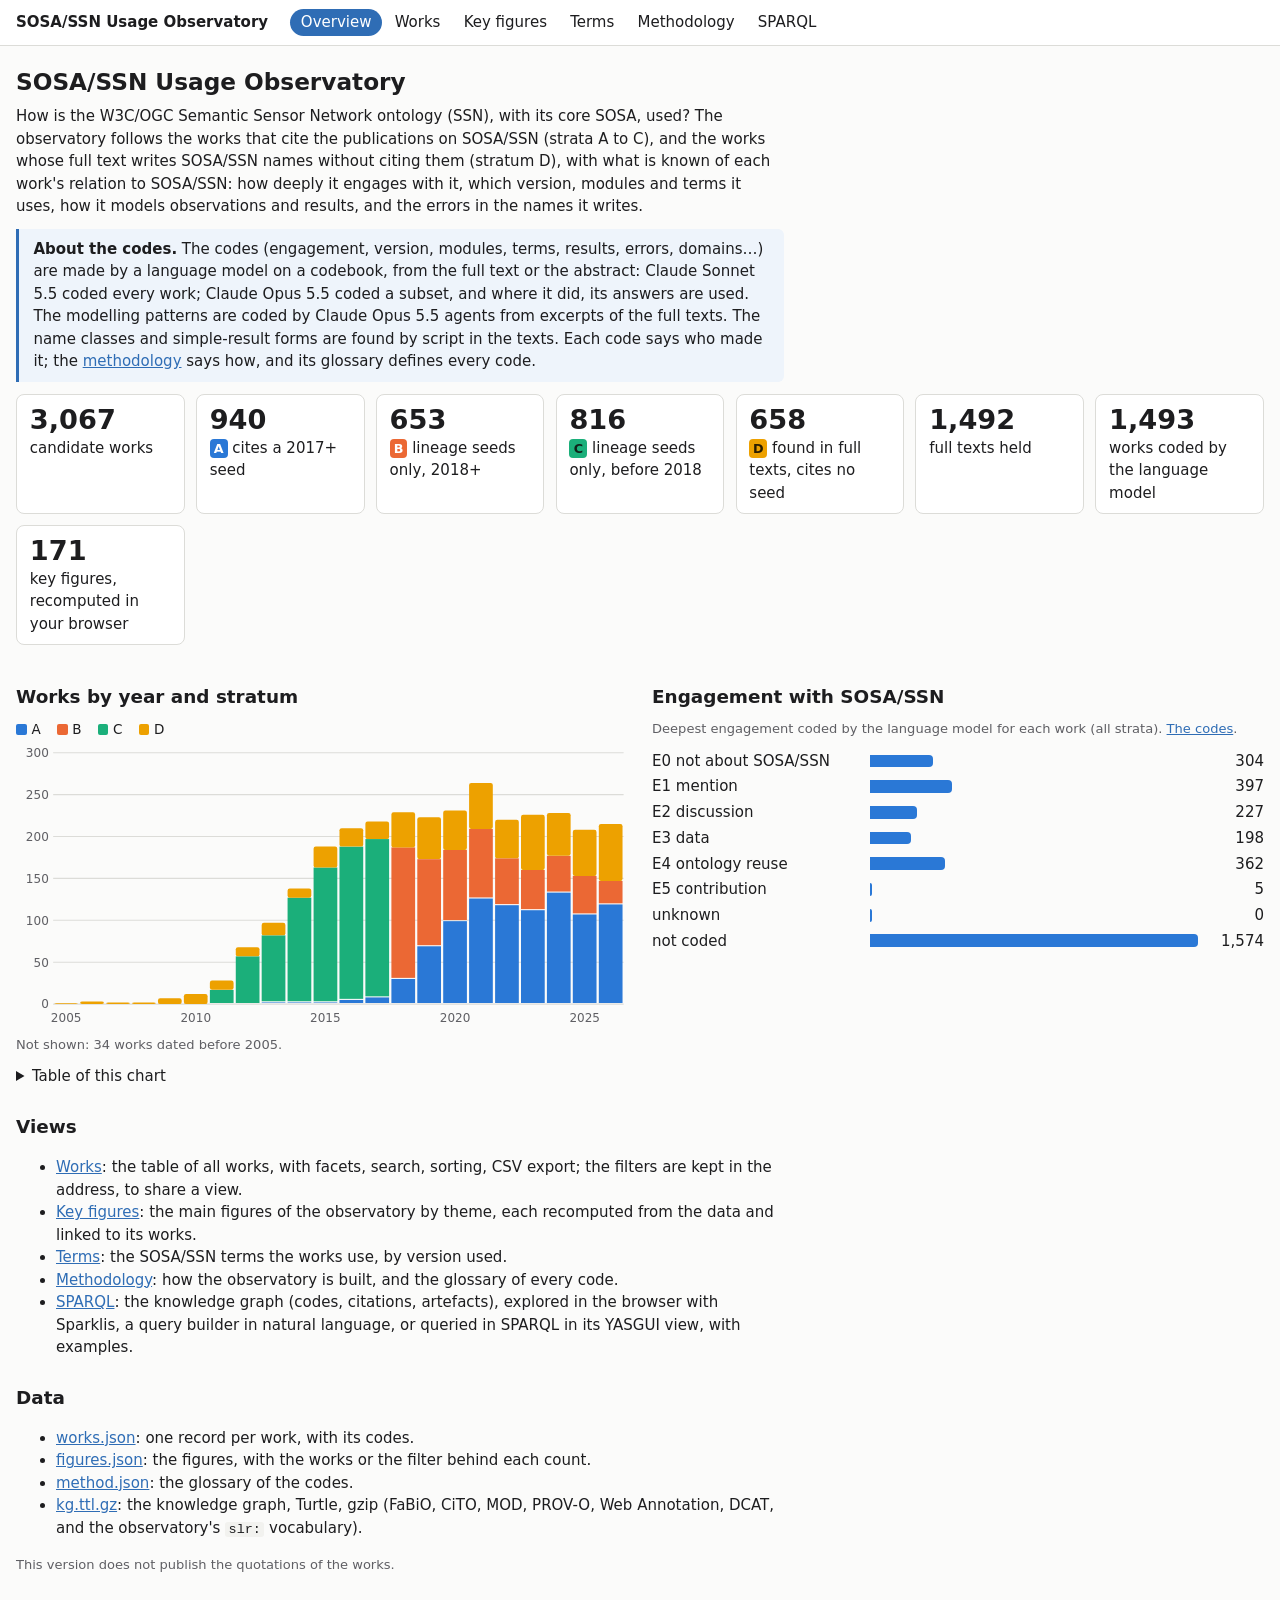
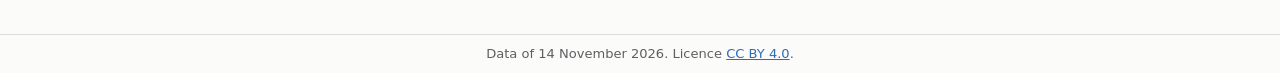
<file: explorer/index.html>
<!doctype html>
<html lang="en">
<head>
<meta charset="utf-8">
<meta name="viewport" content="width=device-width, initial-scale=1">
<title>SOSA/SSN Usage Observatory</title>
<meta name="description" content="How the W3C/OGC SOSA/SSN ontology is used: the works that cite it or write its names, their codes, key figures, a glossary, and the knowledge graph in SPARQL and Sparklis.">
<meta name="color-scheme" content="light dark">
<link rel="stylesheet" href="style.css">
<script type="module" src="app.js"></script>
</head>
<body>
<a class="skip" href="#main">Skip to content</a>
<header class="top">
  <p class="brand"><a href="#/">SOSA/SSN Usage Observatory</a></p>
  <nav aria-label="Views">
    <a href="#/" data-view="overview">Overview</a>
    <a href="#/works" data-view="works">Works</a>
    <a href="#/figures" data-view="figures">Key figures</a>
    <a href="#/terms" data-view="terms">Terms</a>
    <a href="#/methodology" data-view="methodology">Methodology</a>
    <a href="#/sparql" data-view="sparql">SPARQL</a>
  </nav>
</header>
<main id="main" tabindex="-1">
  <p class="muted" id="boot">Loading the data…</p>
</main>
<footer class="site" id="site-footer"></footer>
<div id="live" class="visually-hidden" aria-live="polite"></div>
<noscript><p class="wrap">This observatory needs JavaScript. The data are in <a href="data/works.json">works.json</a>, <a href="data/figures.json">figures.json</a>, <a href="data/method.json">method.json</a> and <a href="data/kg.ttl.gz">kg.ttl.gz</a> (licence <a href="https://creativecommons.org/licenses/by/4.0/">CC BY 4.0</a>).</p></noscript>
</body>
</html>
</file>
<file: explorer/style.css>
/* The SOSA/SSN Usage Observatory: sober, readable, light and dark. Colour tokens on :root. */
:root {
  color-scheme: light;
  --header-h: 3rem;   /* the height of the menu bar, measured by app.js */
  --fg: #1d1d1f; --bg: #fbfbfa; --panel: #ffffff; --muted: #5f5f64; --line: #dcdcd8;
  --accent: #2f6db5; --accent-fg: #ffffff; --soft: #eef4fb; --hit: #ffe58a;
  --good: #2e7d4f; --good-bg: #e7f4ec; --bad: #a8461f; --bad-bg: #fbebe4;
  --s-a: #2a78d6; --s-b: #eb6834; --s-c: #1baf7a; --s-d: #eda100; --bar: #2a78d6;
  --code-bg: #f2f2ef;
}
@media (prefers-color-scheme: dark) {
  :root:not([data-theme="light"]) {
    color-scheme: dark;
    --fg: #ececec; --bg: #1b1b1d; --panel: #232326; --muted: #a8a8ae; --line: #3a3a3e;
    --accent: #7fb0ec; --accent-fg: #10161d; --soft: #22303f; --hit: #7a6413;
    --good: #6fcf97; --good-bg: #1d3326; --bad: #f0a07a; --bad-bg: #3a2419;
    --s-a: #3987e5; --s-b: #d95926; --s-c: #199e70; --s-d: #c98500; --bar: #3987e5;
    --code-bg: #2c2c30;
  }
}
:root[data-theme="dark"] {
  color-scheme: dark;
  --fg: #ececec; --bg: #1b1b1d; --panel: #232326; --muted: #a8a8ae; --line: #3a3a3e;
  --accent: #7fb0ec; --accent-fg: #10161d; --soft: #22303f; --hit: #7a6413;
  --good: #6fcf97; --good-bg: #1d3326; --bad: #f0a07a; --bad-bg: #3a2419;
  --s-a: #3987e5; --s-b: #d95926; --s-c: #199e70; --s-d: #c98500; --bar: #3987e5;
  --code-bg: #2c2c30;
}

* { box-sizing: border-box; }
html { -webkit-text-size-adjust: 100%; }
body { margin: 0; font: 15px/1.5 system-ui, -apple-system, "Segoe UI", sans-serif; color: var(--fg); background: var(--bg); overflow-x: hidden; }
a { color: var(--accent); }
a:focus-visible, button:focus-visible, input:focus-visible, select:focus-visible, textarea:focus-visible, summary:focus-visible, [tabindex]:focus-visible {
  outline: 2px solid var(--accent); outline-offset: 2px;
}
code, pre, textarea.code { font-family: ui-monospace, "SFMono-Regular", Menlo, Consolas, monospace; font-size: .9em; }
code { background: var(--code-bg); padding: 0 .25em; border-radius: 3px; overflow-wrap: anywhere; }
h1 { font-size: 1.45rem; line-height: 1.25; margin: .3rem 0 .6rem; }
h2 { font-size: 1.15rem; margin: 1.6rem 0 .5rem; }
h3 { font-size: 1rem; margin: 1.2rem 0 .4rem; }
p { margin: .4rem 0 .7rem; }
.muted { color: var(--muted); }
.small { font-size: .87em; }
.visually-hidden { position: absolute !important; width: 1px; height: 1px; overflow: hidden; clip: rect(0 0 0 0); white-space: nowrap; }
#live { top: 0; left: 0; }   /* out of the flow at the top: no 1px overflow below the works panes */
.skip { position: absolute; left: -999px; top: 0; background: var(--panel); padding: .4rem .8rem; z-index: 10; }
.skip:focus { left: 1rem; }

/* the menu bar stays at the top of the window */
header.top { position: sticky; top: 0; z-index: 30; display: flex; flex-wrap: wrap; gap: .3rem 1.4rem; align-items: center; padding: .55rem 16px; border-bottom: 1px solid var(--line); background: var(--panel); }
main [id], .gloss dt { scroll-margin-top: calc(var(--header-h) + .8rem); }
.brand { margin: 0; font-weight: 700; }
.brand a { color: var(--fg); text-decoration: none; }
nav { display: flex; flex-wrap: wrap; gap: .15rem; }
@media (max-width: 860px) {
  /* a phone: the bar keeps one line of views, scrolled sideways */
  header.top { flex-wrap: nowrap; flex-direction: column; align-items: stretch; gap: .2rem; padding: .4rem 16px .3rem; }
  nav { flex-wrap: nowrap; overflow-x: auto; scrollbar-width: none; margin: 0 -16px; padding: 0 16px .1rem; }
  nav::-webkit-scrollbar { display: none; }
  nav a { white-space: nowrap; }
}
nav a { color: var(--fg); text-decoration: none; padding: .15rem .65rem; border-radius: 999px; }
nav a:hover { background: var(--soft); }
nav a.on { background: var(--accent); color: var(--accent-fg); }
main { padding: 1rem 16px 3rem; max-width: 82rem; margin: 0 auto; outline: none; }
footer.site { border-top: 1px solid var(--line); padding: .6rem 16px; color: var(--muted); font-size: .87em; text-align: center; }
footer.site p { margin: 0; }
.wrap { padding: 0 16px; }
.prose { max-width: 48rem; }

button, .button { font: inherit; padding: .3rem .8rem; border-radius: 5px; border: 1px solid var(--line); background: var(--panel); color: var(--fg); cursor: pointer; text-decoration: none; display: inline-block; }
button:hover, .button:hover { border-color: var(--accent); }
button.primary { background: var(--accent); color: var(--accent-fg); border-color: var(--accent); }
button:disabled { opacity: .55; cursor: default; }
button.linkish { border: 0; background: none; color: var(--accent); padding: 0; text-decoration: underline; }
input[type=search], input[type=text], input[type=number], select, textarea {
  font: inherit; color: var(--fg); background: var(--panel); border: 1px solid var(--line); border-radius: 5px; padding: .3rem .45rem; max-width: 100%;
}
label { cursor: pointer; }

.cards { display: grid; grid-template-columns: repeat(auto-fill, minmax(10rem, 1fr)); gap: .7rem; margin: .8rem 0; }
.card { background: var(--panel); border: 1px solid var(--line); border-radius: 8px; padding: .55rem .8rem; }
.card .big { font-size: 1.7rem; font-weight: 700; line-height: 1.2; font-variant-numeric: tabular-nums; }
.card a { text-decoration: none; color: inherit; display: block; }
.card a:hover .big { color: var(--accent); }
.note { border-left: 3px solid var(--accent); background: var(--soft); padding: .55rem .9rem; border-radius: 0 6px 6px 0; max-width: 48rem; }
.grid2 { display: grid; grid-template-columns: 1fr 1fr; gap: 1.5rem; }
@media (max-width: 860px) { .grid2 { grid-template-columns: 1fr; } }
.links { display: flex; flex-wrap: wrap; gap: .5rem; padding: 0; list-style: none; }

/* charts */
.chart { width: 100%; height: auto; display: block; overflow: visible; }
.chart text { fill: var(--muted); font-size: 11px; }
.chart .grid { stroke: var(--line); stroke-width: 1; }
.chart rect.seg:hover, .chart rect.seg:focus { opacity: .8; }
.legend { display: flex; flex-wrap: wrap; gap: .3rem 1rem; padding: 0; margin: .3rem 0; list-style: none; font-size: .9em; }
.legend .sw { display: inline-block; width: .8em; height: .8em; border-radius: 2px; margin-right: .35em; vertical-align: -.05em; }
.sw-A { background: var(--s-a); } .sw-B { background: var(--s-b); } .sw-C { background: var(--s-c); } .sw-D { background: var(--s-d); }
.tip { position: fixed; pointer-events: none; background: var(--panel); color: var(--fg); border: 1px solid var(--line); border-radius: 6px; padding: .3rem .55rem; font-size: .85rem; box-shadow: 0 2px 8px rgba(0,0,0,.15); z-index: 20; }
.hbars { list-style: none; padding: 0; margin: .4rem 0; }
.hbars li { display: grid; grid-template-columns: minmax(6rem, 13rem) 1fr 3.5rem; gap: .6rem; align-items: center; margin: .2rem 0; }
.hbars a { text-decoration: none; color: var(--fg); }
.hbars a:hover { color: var(--accent); text-decoration: underline; }
.hbars .track { height: .8rem; }
.hbars .fill { height: 100%; background: var(--bar); border-radius: 0 4px 4px 0; min-width: 2px; }
.hbars .n { text-align: right; font-variant-numeric: tabular-nums; }

/* works */
.works-layout { display: grid; grid-template-columns: 17rem minmax(0, 1fr); gap: 1.2rem; align-items: start; }
@media (max-width: 860px) { .works-layout { grid-template-columns: minmax(0, 1fr); } }
/* a wide screen: the facets and the results scroll apart, each with its own scrollbar, below the bar */
@media (min-width: 861px) {
  body[data-view="works"] main {
    height: calc(100vh - var(--header-h)); height: calc(100dvh - var(--header-h));
    display: flex; flex-direction: column; padding-bottom: .6rem;
  }
  body[data-view="works"] footer.site { display: none; }
  body[data-view="works"] main > h1 { flex: none; margin-bottom: .4rem; }
  body[data-view="works"] .works-layout { flex: 1; min-height: 0; align-items: stretch; }
  body[data-view="works"] .facets { overflow-y: auto; overscroll-behavior: contain; min-height: 0; padding-right: .5rem; scrollbar-gutter: stable; }
  body[data-view="works"] .works-layout > section { display: flex; flex-direction: column; min-height: 0; min-width: 0; }
  body[data-view="works"] .results { flex: 1; min-height: 0; overflow: auto; overscroll-behavior: contain; border: 1px solid var(--line); border-radius: 6px; background: var(--panel); }
  body[data-view="works"] .results .table-wrap { overflow: visible; border: 0; border-radius: 0; }
  body[data-view="works"] .results .more { margin: .6rem; }
}
.facets { font-size: .92em; }
.facets > details.all > summary { font-weight: 700; }
@media (min-width: 861px) { .facets > details.all > summary { display: none; } }
.facet { border-bottom: 1px solid var(--line); padding: .3rem 0; }
.facet > summary { cursor: pointer; font-weight: 600; padding: .1rem 0; }
a.gl { display: inline-block; width: 1.15rem; height: 1.15rem; line-height: 1.1rem; text-align: center; border: 1px solid var(--line); border-radius: 50%; font-size: .75rem; font-weight: 600; text-decoration: none; color: var(--muted); margin-left: .2rem; vertical-align: .05em; }
a.gl:hover { color: var(--accent); border-color: var(--accent); }
.facet .sel { color: var(--accent); font-weight: 400; }
.facet ul { list-style: none; margin: .2rem 0 .3rem; padding: 0; max-height: 15rem; overflow-y: auto; }
.facet li label { display: flex; gap: .4rem; align-items: baseline; padding: .05rem 0; }
.facet li label .v { flex: 1; overflow-wrap: anywhere; }
.facet li label .c { color: var(--muted); font-variant-numeric: tabular-nums; }
.facet li.zero { color: var(--muted); }
.facet .range { display: flex; gap: .4rem; align-items: center; margin: .3rem 0; }
.facet .range input { width: 5.5rem; }
.facet-group > summary { font-weight: 700; cursor: pointer; padding: .4rem 0 .2rem; }
.facet-group .facet { padding-left: .6rem; }
.toolbar { display: flex; flex-wrap: wrap; gap: .5rem .8rem; align-items: center; margin-bottom: .6rem; }
.toolbar input[type=search] { flex: 1 1 16rem; min-width: 0; }
.count { font-weight: 600; font-variant-numeric: tabular-nums; }
.chips { display: flex; flex-wrap: wrap; gap: .35rem; margin: 0 0 .6rem; padding: 0; list-style: none; }
.chip { display: inline-flex; align-items: center; gap: .3rem; background: var(--soft); border: 1px solid var(--line); border-radius: 999px; padding: .05rem .25rem .05rem .65rem; font-size: .88em; max-width: 100%; }
.chip span { overflow-wrap: anywhere; }
.chip button { border: 0; background: none; padding: 0 .35rem; line-height: 1.2; color: var(--muted); }
.chip button:hover { color: var(--bad); }

.table-wrap { overflow-x: auto; border: 1px solid var(--line); border-radius: 6px; background: var(--panel); max-width: 100%; }
table { border-collapse: collapse; width: 100%; }
th, td { text-align: left; padding: .35rem .55rem; border-bottom: 1px solid var(--line); vertical-align: top; }
thead th { background: var(--panel); position: sticky; top: 0; z-index: 1; white-space: nowrap; font-size: .9em; }
tbody tr:last-child td { border-bottom: 0; }
td.num, th.num { text-align: right; font-variant-numeric: tabular-nums; }
th button.sort { border: 0; background: none; padding: 0; font-weight: 700; color: var(--fg); }
th button.sort::after { content: " \2195"; color: var(--muted); font-weight: 400; }
th[aria-sort=ascending] button.sort::after { content: " \2191"; color: var(--accent); }
th[aria-sort=descending] button.sort::after { content: " \2193"; color: var(--accent); }
table.works td.title { min-width: 18rem; max-width: 36rem; }
table.works td.title a { font-weight: 600; text-decoration: none; }
table.works td.title a:hover { text-decoration: underline; }
table.works td:nth-child(4), table.works td:nth-child(5), table.works td:nth-child(6) { white-space: nowrap; }
table.works .by { color: var(--muted); font-size: .86em; }
.tag { display: inline-block; font-size: .82em; padding: 0 .45rem; border-radius: 999px; border: 1px solid var(--line); white-space: nowrap; }
.st { display: inline-block; min-width: 1.4em; text-align: center; border-radius: 4px; font-weight: 700; font-size: .85em; color: #fff; }
.st-A { background: var(--s-a); } .st-B { background: var(--s-b); } .st-C { background: var(--s-c); color: #10221a; } .st-D { background: var(--s-d); color: #2a1d00; }
.more { margin: .7rem 0; display: flex; gap: .7rem; align-items: center; flex-wrap: wrap; }

/* work page */
.meta dl, dl.kv { display: grid; grid-template-columns: max-content minmax(0, 1fr); gap: .25rem 1rem; margin: .6rem 0; }
dl.kv dt { color: var(--muted); }
dl.kv dd { margin: 0; overflow-wrap: anywhere; }
@media (max-width: 560px) { dl.kv { grid-template-columns: minmax(0, 1fr); } dl.kv dt { margin-top: .4rem; } }
.codes td:first-child { white-space: nowrap; font-weight: 600; }
.codes td { overflow-wrap: anywhere; }
blockquote.quote { margin: .3rem 0; padding: .2rem .7rem; border-left: 3px solid var(--line); font-style: italic; overflow-wrap: anywhere; }
.who { color: var(--muted); font-size: .85em; white-space: nowrap; }
.status { padding: .4rem .7rem; border-radius: 6px; background: var(--soft); display: inline-block; }
.status.err { background: var(--bad-bg); color: var(--bad); }

/* figures */
.fig-group { border: 1px solid var(--line); border-radius: 6px; margin: .5rem 0; background: var(--panel); }
.fig-group > summary { cursor: pointer; padding: .45rem .7rem; font-weight: 600; overflow-wrap: anywhere; }
.fig-group > summary .muted { font-weight: 400; }
.fig-group .table-wrap { border: 0; border-top: 1px solid var(--line); border-radius: 0; }
table.figs td.key { overflow-wrap: anywhere; min-width: 10rem; }
table.figs td.val { overflow-wrap: anywhere; max-width: 32rem; }
.mark { display: inline-block; font-size: .8em; font-weight: 700; padding: 0 .45rem; border-radius: 999px; white-space: nowrap; }
.mark.ok { color: var(--good); background: var(--good-bg); }
.mark.ko { color: var(--bad); background: var(--bad-bg); }
tr.fig-works td { background: var(--soft); }
tr.fig-works ol { margin: .2rem 0; padding-left: 1.6rem; max-height: 22rem; overflow-y: auto; }

/* sparql */
textarea.code { width: 100%; min-height: 15rem; resize: vertical; line-height: 1.45; tab-size: 2; white-space: pre; }
.sparql-bar { display: flex; flex-wrap: wrap; gap: .5rem; align-items: center; margin: .5rem 0; }
.sparql-bar select { flex: 1 1 18rem; min-width: 0; }
pre.out { background: var(--panel); border: 1px solid var(--line); border-radius: 6px; padding: .6rem; overflow: auto; max-height: 30rem; }
table.results td { overflow-wrap: anywhere; max-width: 40rem; font-size: .92em; }
.lit-meta { color: var(--muted); font-size: .85em; }

/* codes: a link to the glossary, the definition in the tooltip */
a.code, span.code { font-family: ui-monospace, "SFMono-Regular", Menlo, Consolas, monospace; font-size: .88em; background: var(--code-bg); padding: 0 .3em; border-radius: 3px; overflow-wrap: anywhere; }
a.code { color: var(--fg); text-decoration: none; border-bottom: 1px dotted var(--muted); }
a.code:hover { color: var(--accent); border-bottom-color: var(--accent); }
a.st { text-decoration: none; }
.facet li label .v[title] { text-decoration: underline dotted var(--muted); text-underline-offset: .2em; }

/* key figures */
.toc ul { display: flex; flex-wrap: wrap; gap: .3rem .5rem; list-style: none; padding: 0; margin: .6rem 0 1rem; }
.toc a { display: inline-block; padding: .1rem .6rem; border: 1px solid var(--line); border-radius: 999px; text-decoration: none; background: var(--panel); }
.toc a:hover { border-color: var(--accent); }
.kf-group { margin-bottom: 1.6rem; }
.kf-group h3 { margin-top: 1rem; }
table.kf td.label { overflow-wrap: anywhere; }
table.kf td.label a.code { margin-right: .25rem; }
table.kf th:nth-child(2), table.kf td:nth-child(2) { width: 6rem; }
table.kf th:nth-child(3), table.kf td:nth-child(3) { width: 9rem; }
table.kf .count-btn { font-weight: 700; font-variant-numeric: tabular-nums; }
td.share { white-space: nowrap; font-variant-numeric: tabular-nums; }
td.share .bar { display: inline-block; width: 4rem; height: .55rem; margin-left: .45rem; background: var(--soft); border-radius: 3px; vertical-align: middle; overflow: hidden; }
td.share .bar > span { display: block; height: 100%; background: var(--bar); }
@media (max-width: 560px) { td.share .bar { display: none; } table.kf td:nth-child(3), table.kf th:nth-child(3) { width: 4rem; } }

/* methodology and glossary */
.method h2 { font-size: 1.05rem; }
ul.seeds { padding-left: 1.2rem; }
ul.seeds li { margin: .15rem 0; }
.glossary section { margin: 1.2rem 0; }
dl.gloss { display: grid; grid-template-columns: minmax(8rem, max-content) minmax(0, 1fr); gap: .3rem 1rem; margin: .4rem 0; max-width: 60rem; }
dl.gloss dt { overflow-wrap: anywhere; }
dl.gloss dd { margin: 0; }
dl.gloss .hl { background: var(--hit); border-radius: 3px; }
@media (max-width: 560px) { dl.gloss { grid-template-columns: minmax(0, 1fr); } dl.gloss dd { margin: 0 0 .5rem .8rem; } }

/* Sparklis */
.sparklis-status { margin: 0 0 .5rem; }
/* the frame takes the height of the Sparklis page (app.js, fitFrame): one scrollbar, the page's */
.sparklis-frame iframe { display: block; width: 100%; height: 40rem; border: 1px solid var(--line); border-radius: 6px; background: #fff; }
</file>
